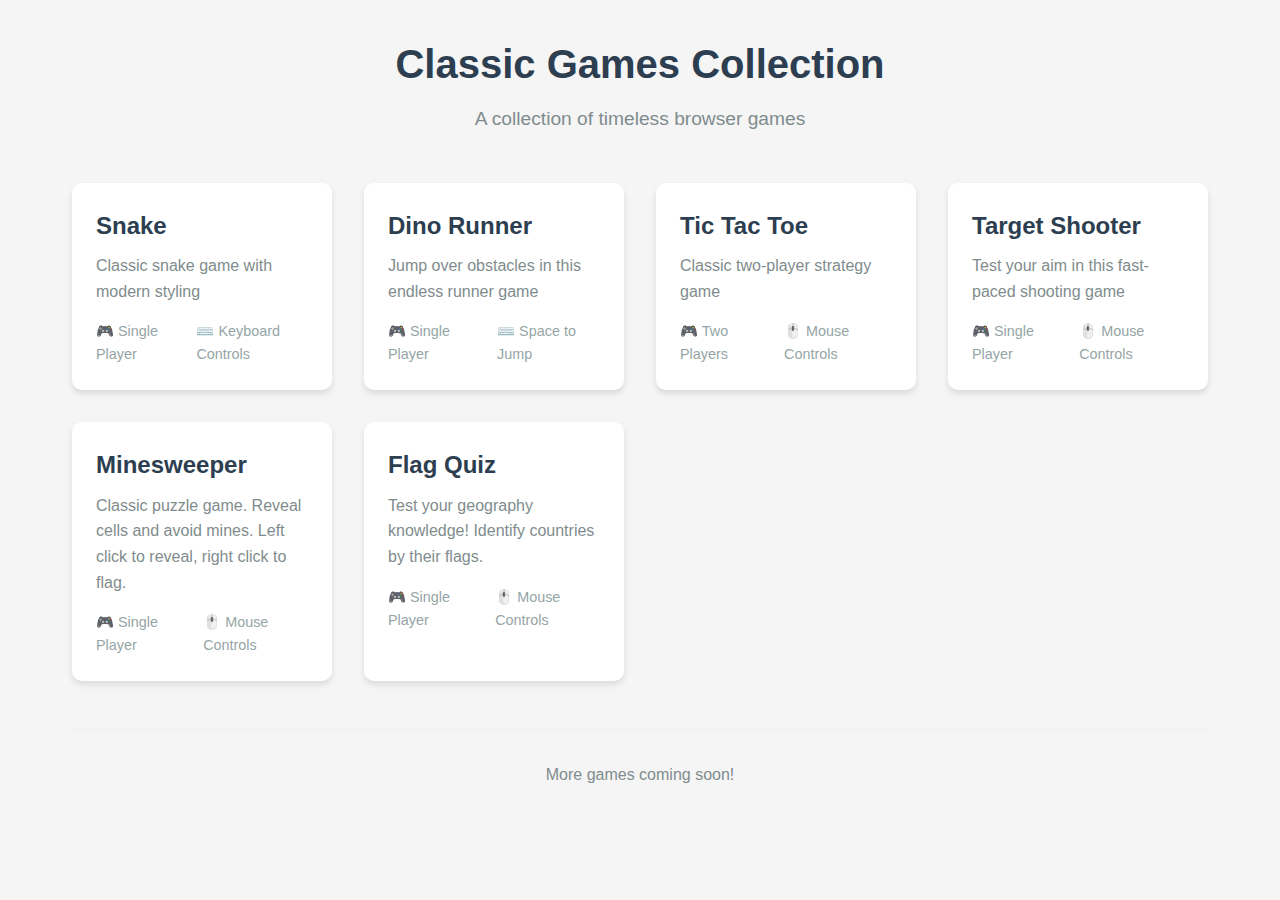
<file: games-collection/index.html>
<!DOCTYPE html>
<html lang="en">
<head>
    <meta charset="UTF-8">
    <meta name="viewport" content="width=device-width, initial-scale=1.0">
    <title>Classic Games Collection</title>
    <link rel="stylesheet" href="style.css">
</head>
<body>
    <div class="container">
        <header>
            <h1>Classic Games Collection</h1>
            <p class="subtitle">A collection of timeless browser games</p>
        </header>

        <main class="games-grid">
            <a href="snake/index.html" class="game-card">
                <div class="game-info">
                    <h2>Snake</h2>
                    <p>Classic snake game with modern styling</p>
                    <div class="game-stats">
                        <span>🎮 Single Player</span>
                        <span>⌨️ Keyboard Controls</span>
                    </div>
                </div>
            </a>
            <a href="dino/index.html" class="game-card">
                <div class="game-info">
                    <h2>Dino Runner</h2>
                    <p>Jump over obstacles in this endless runner game</p>
                    <div class="game-stats">
                        <span>🎮 Single Player</span>
                        <span>⌨️ Space to Jump</span>
                    </div>
                </div>
            </a>
            <a href="tic-tac-toe/index.html" class="game-card">
                <div class="game-info">
                    <h2>Tic Tac Toe</h2>
                    <p>Classic two-player strategy game</p>
                    <div class="game-stats">
                        <span>🎮 Two Players</span>
                        <span>🖱️ Mouse Controls</span>
                    </div>
                </div>
            </a>
            <a href="target-shooter/index.html" class="game-card">
                <div class="game-info">
                    <h2>Target Shooter</h2>
                    <p>Test your aim in this fast-paced shooting game</p>
                    <div class="game-stats">
                        <span>🎮 Single Player</span>
                        <span>🖱️ Mouse Controls</span>
                    </div>
                </div>
            </a>
            <a href="minesweeper/index.html" class="game-card">
                <div class="game-info">
                    <h2>Minesweeper</h2>
                    <p>Classic puzzle game. Reveal cells and avoid mines. Left click to reveal, right click to flag.</p>
                    <div class="game-stats">
                        <span>🎮 Single Player</span>
                        <span>🖱️ Mouse Controls</span>
                    </div>
                </div>
            </a>
            <a href="flag-quiz/index.html" class="game-card">
                <div class="game-info">
                    <h2>Flag Quiz</h2>
                    <p>Test your geography knowledge! Identify countries by their flags.</p>
                    <div class="game-stats">
                        <span>🎮 Single Player</span>
                        <span>🖱️ Mouse Controls</span>
                    </div>
                </div>
            </a>
        </main>

        <footer>
            <p>More games coming soon!</p>
        </footer>
    </div>
</body>
</html>
</file>
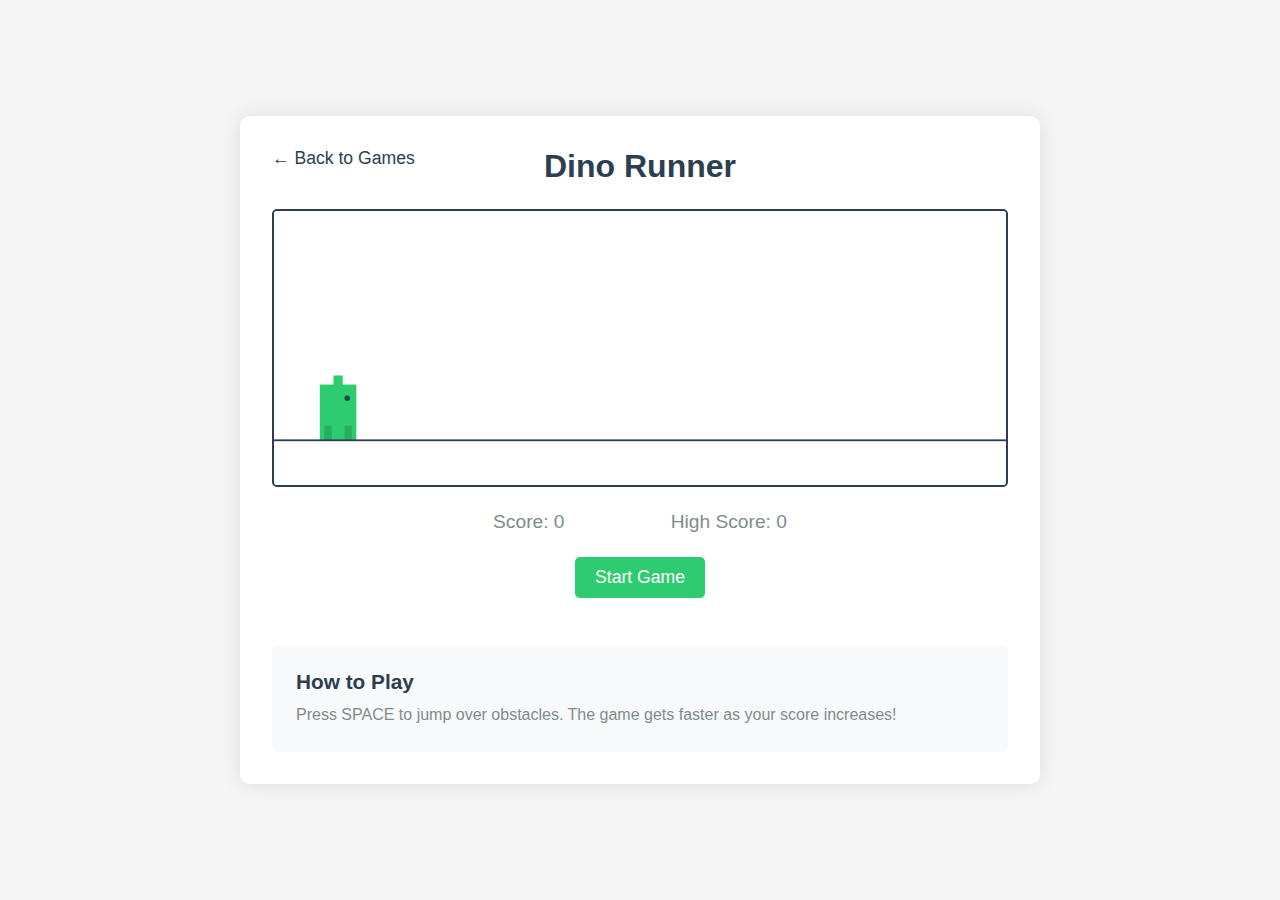
<file: games-collection/dino/index.html>
<!DOCTYPE html>
<html lang="en">
<head>
    <meta charset="UTF-8">
    <meta name="viewport" content="width=device-width, initial-scale=1.0">
    <title>Dino Runner - Classic Games Collection</title>
    <link rel="stylesheet" href="style.css">
</head>
<body>
    <div class="game-container">
        <div class="game-header">
            <a href="../index.html" class="back-button">← Back to Games</a>
            <h1>Dino Runner</h1>
        </div>
        <div class="game-area">
            <canvas id="gameCanvas"></canvas>
            <div class="score-container">
                <p>Score: <span id="score">0</span></p>
                <p>High Score: <span id="highScore">0</span></p>
            </div>
            <button id="startButton">Start Game</button>
        </div>
        <div class="game-instructions">
            <h2>How to Play</h2>
            <p>Press SPACE to jump over obstacles. The game gets faster as your score increases!</p>
        </div>
    </div>
    <script src="script.js"></script>
</body>
</html>
</file>
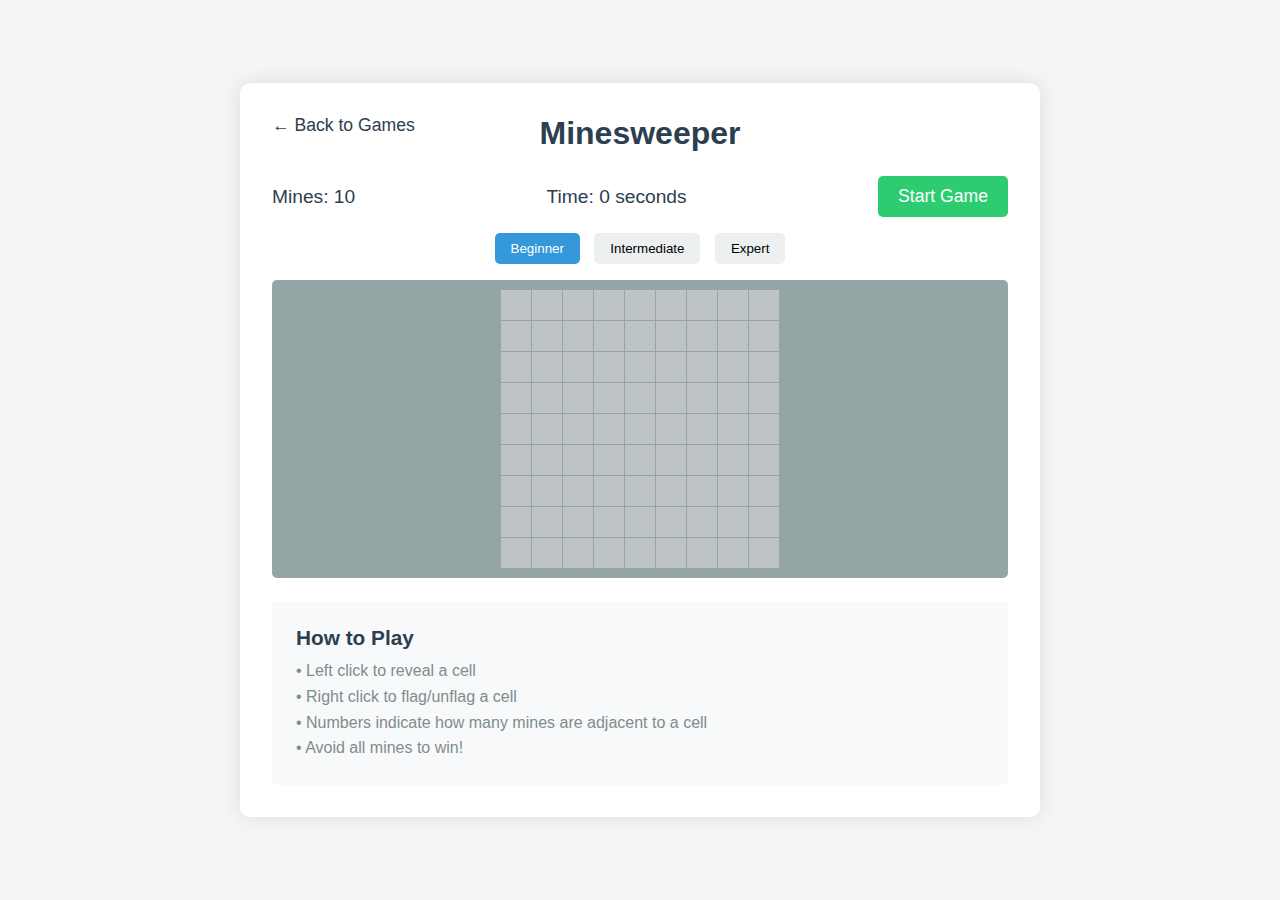
<file: games-collection/minesweeper/index.html>
<!DOCTYPE html>
<html lang="en">
<head>
    <meta charset="UTF-8">
    <meta name="viewport" content="width=device-width, initial-scale=1.0">
    <title>Minesweeper - Games Collection</title>
    <link rel="stylesheet" href="style.css">
</head>
<body>
    <div class="game-container">
        <div class="game-header">
            <a href="../index.html" class="back-button">← Back to Games</a>
            <h1>Minesweeper</h1>
        </div>
        
        <div class="game-area">
            <div class="game-controls">
                <div class="mine-count">Mines: <span id="mineCount">10</span></div>
                <div class="timer">Time: <span id="timer">0</span></div>
                <button id="startButton">Start Game</button>
            </div>
            
            <div class="difficulty-selector">
                <button class="difficulty-btn active" data-difficulty="beginner">Beginner</button>
                <button class="difficulty-btn" data-difficulty="intermediate">Intermediate</button>
                <button class="difficulty-btn" data-difficulty="expert">Expert</button>
            </div>

            <div id="gameBoard"></div>
            <button id="newGameButton">New Game</button>
        </div>

        <div class="game-instructions">
            <h2>How to Play</h2>
            <p>• Left click to reveal a cell</p>
            <p>• Right click to flag/unflag a cell</p>
            <p>• Numbers indicate how many mines are adjacent to a cell</p>
            <p>• Avoid all mines to win!</p>
        </div>
    </div>
    <script src="script.js"></script>
</body>
</html>
</file>
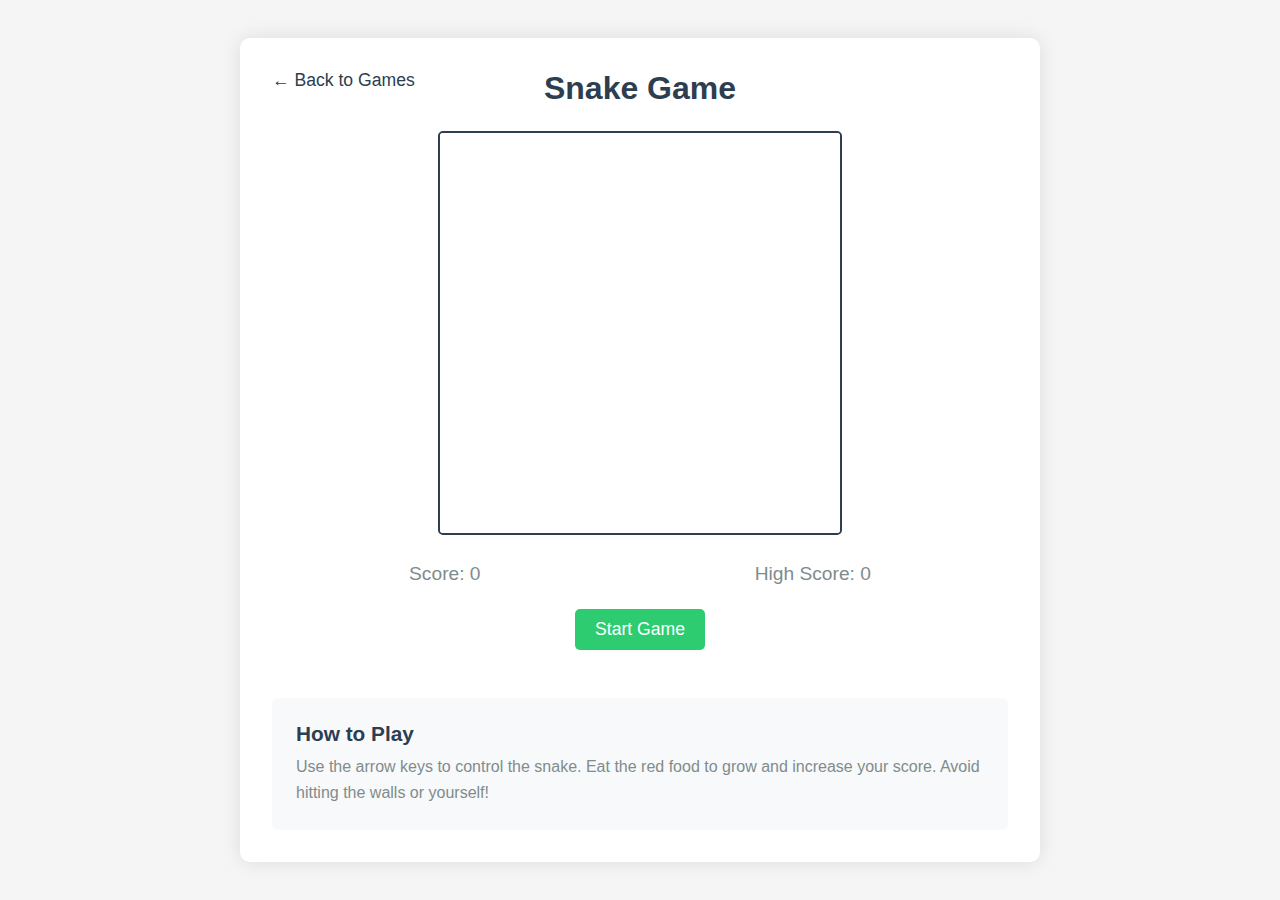
<file: games-collection/snake/index.html>
<!DOCTYPE html>
<html lang="en">
<head>
    <meta charset="UTF-8">
    <meta name="viewport" content="width=device-width, initial-scale=1.0">
    <title>Snake Game - Classic Games Collection</title>
    <link rel="stylesheet" href="style.css">
</head>
<body>
    <div class="game-container">
        <div class="game-header">
            <a href="../index.html" class="back-button">← Back to Games</a>
            <h1>Snake Game</h1>
        </div>
        <canvas id="gameCanvas"></canvas>
        <div class="score-container">
            <p>Score: <span id="score">0</span></p>
            <p>High Score: <span id="highScore">0</span></p>
        </div>
        <button id="startButton">Start Game</button>
        <div class="game-instructions">
            <h2>How to Play</h2>
            <p>Use the arrow keys to control the snake. Eat the red food to grow and increase your score. Avoid hitting the walls or yourself!</p>
        </div>
    </div>
    <script src="script.js"></script>
</body>
</html>
</file>
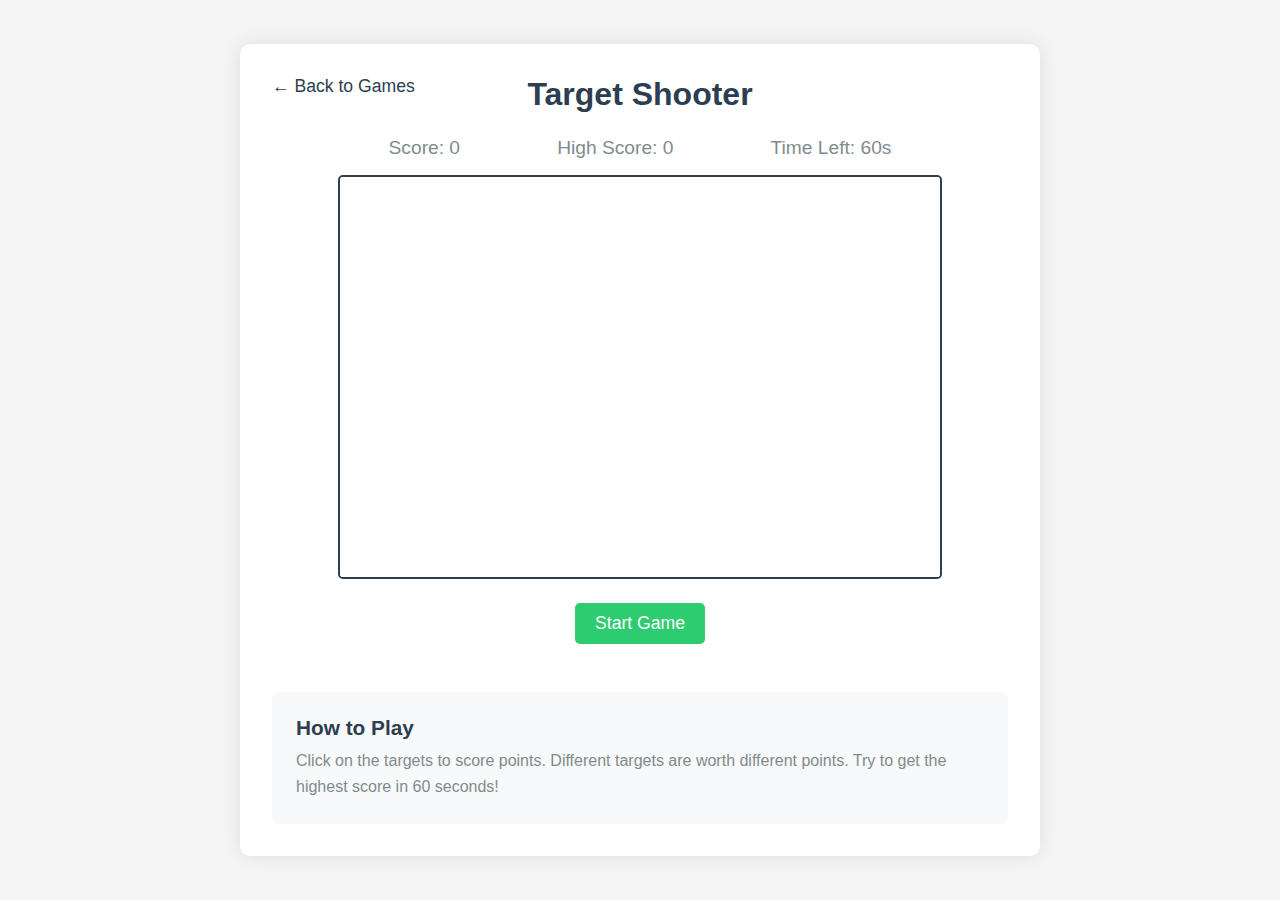
<file: games-collection/target-shooter/index.html>
<!DOCTYPE html>
<html lang="en">
<head>
    <meta charset="UTF-8">
    <meta name="viewport" content="width=device-width, initial-scale=1.0">
    <title>Target Shooter - Classic Games Collection</title>
    <link rel="stylesheet" href="style.css">
</head>
<body>
    <div class="game-container">
        <div class="game-header">
            <a href="../index.html" class="back-button">← Back to Games</a>
            <h1>Target Shooter</h1>
        </div>
        <div class="game-area">
            <div class="score-container">
                <p>Score: <span id="score">0</span></p>
                <p>High Score: <span id="highScore">0</span></p>
                <p>Time Left: <span id="timer">60</span>s</p>
            </div>
            <canvas id="gameCanvas"></canvas>
            <button id="startButton">Start Game</button>
        </div>
        <div class="game-instructions">
            <h2>How to Play</h2>
            <p>Click on the targets to score points. Different targets are worth different points. Try to get the highest score in 60 seconds!</p>
        </div>
    </div>
    <script src="script.js"></script>
</body>
</html>
</file>
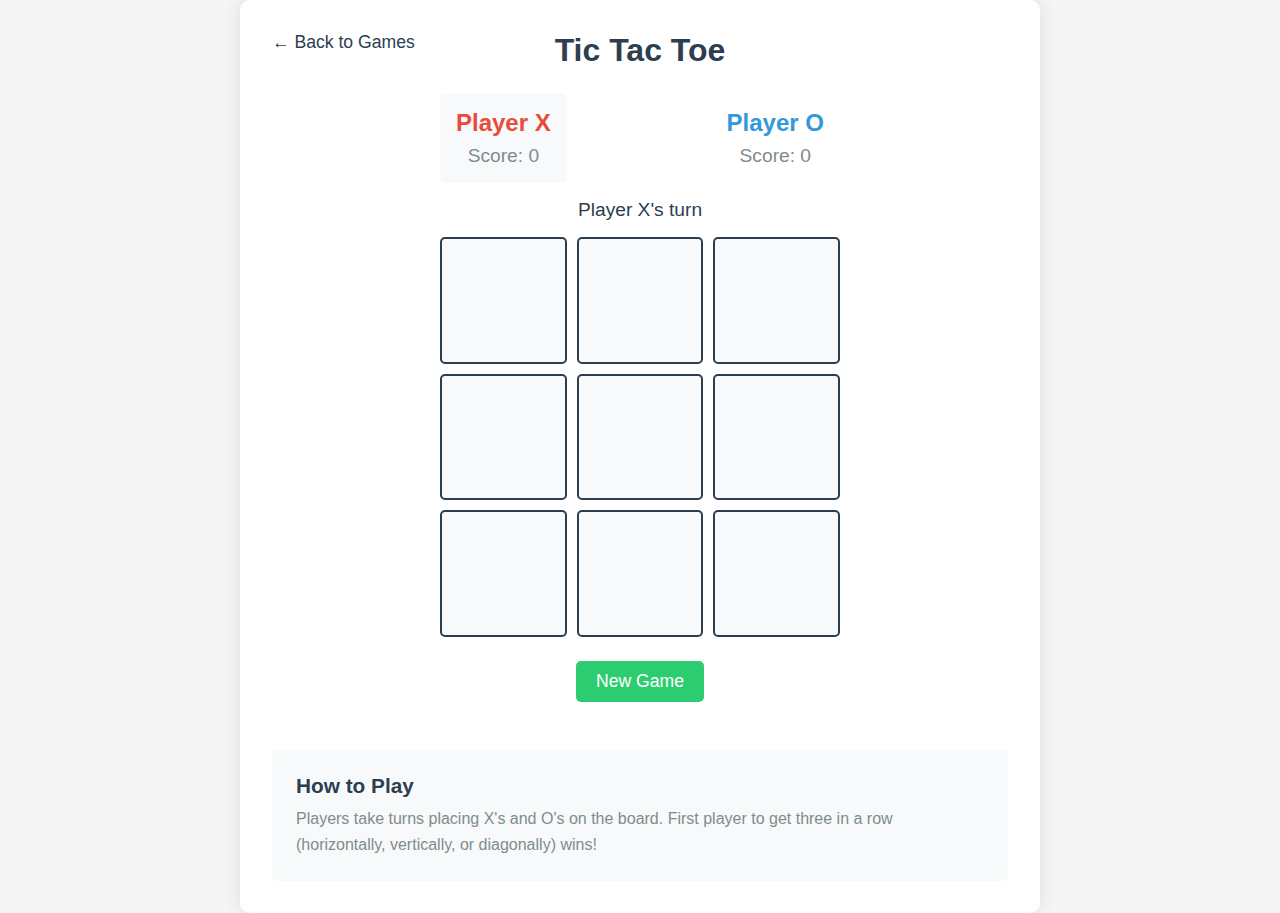
<file: games-collection/tic-tac-toe/index.html>
<!DOCTYPE html>
<html lang="en">
<head>
    <meta charset="UTF-8">
    <meta name="viewport" content="width=device-width, initial-scale=1.0">
    <title>Tic Tac Toe - Classic Games Collection</title>
    <link rel="stylesheet" href="style.css">
</head>
<body>
    <div class="game-container">
        <div class="game-header">
            <a href="../index.html" class="back-button">← Back to Games</a>
            <h1>Tic Tac Toe</h1>
        </div>
        <div class="game-area">
            <div class="player-info">
                <div class="player player-x">
                    <h2>Player X</h2>
                    <div class="score">Score: <span id="scoreX">0</span></div>
                </div>
                <div class="player player-o">
                    <h2>Player O</h2>
                    <div class="score">Score: <span id="scoreO">0</span></div>
                </div>
            </div>
            <div class="game-status">
                <p id="status">Player X's turn</p>
            </div>
            <div class="game-board" id="gameBoard">
                <div class="cell" data-cell></div>
                <div class="cell" data-cell></div>
                <div class="cell" data-cell></div>
                <div class="cell" data-cell></div>
                <div class="cell" data-cell></div>
                <div class="cell" data-cell></div>
                <div class="cell" data-cell></div>
                <div class="cell" data-cell></div>
                <div class="cell" data-cell></div>
            </div>
            <button id="restartButton">New Game</button>
        </div>
        <div class="game-instructions">
            <h2>How to Play</h2>
            <p>Players take turns placing X's and O's on the board. First player to get three in a row (horizontally, vertically, or diagonally) wins!</p>
        </div>
    </div>
    <script src="script.js"></script>
</body>
</html>
</file>
<file: games-collection/style.css>
* {
    margin: 0;
    padding: 0;
    box-sizing: border-box;
}

body {
    font-family: 'Segoe UI', Tahoma, Geneva, Verdana, sans-serif;
    background-color: #f5f5f5;
    color: #333;
    line-height: 1.6;
}

.container {
    max-width: 1200px;
    margin: 0 auto;
    padding: 2rem;
}

header {
    text-align: center;
    margin-bottom: 3rem;
}

h1 {
    font-size: 2.5rem;
    color: #2c3e50;
    margin-bottom: 0.5rem;
}

.subtitle {
    font-size: 1.2rem;
    color: #7f8c8d;
}

.games-grid {
    display: grid;
    grid-template-columns: repeat(auto-fit, minmax(250px, 1fr));
    gap: 2rem;
    margin-bottom: 3rem;
}

.game-card {
    background: white;
    border-radius: 10px;
    overflow: hidden;
    box-shadow: 0 4px 6px rgba(0, 0, 0, 0.1);
    transition: transform 0.3s ease, box-shadow 0.3s ease;
    text-decoration: none;
    color: inherit;
    padding: 1.5rem;
}

.game-card:hover {
    transform: translateY(-5px);
    box-shadow: 0 6px 12px rgba(0, 0, 0, 0.15);
}

.game-info h2 {
    font-size: 1.5rem;
    color: #2c3e50;
    margin-bottom: 0.5rem;
}

.game-info p {
    color: #7f8c8d;
    margin-bottom: 1rem;
}

.game-stats {
    display: flex;
    gap: 1rem;
    font-size: 0.9rem;
    color: #95a5a6;
}

footer {
    text-align: center;
    padding: 2rem 0;
    color: #7f8c8d;
    border-top: 1px solid #ecf0f1;
}

@media (max-width: 768px) {
    .container {
        padding: 1rem;
    }

    h1 {
        font-size: 2rem;
    }

    .games-grid {
        grid-template-columns: 1fr;
    }
}
</file>
<file: games-collection/dino/style.css>
* {
    margin: 0;
    padding: 0;
    box-sizing: border-box;
}

body {
    font-family: 'Segoe UI', Tahoma, Geneva, Verdana, sans-serif;
    background-color: #f5f5f5;
    display: flex;
    justify-content: center;
    align-items: center;
    min-height: 100vh;
    color: #333;
}

.game-container {
    background-color: white;
    padding: 2rem;
    border-radius: 10px;
    box-shadow: 0 0 20px rgba(0, 0, 0, 0.1);
    text-align: center;
    max-width: 800px;
    width: 100%;
}

.game-header {
    margin-bottom: 1.5rem;
    position: relative;
}

.back-button {
    position: absolute;
    left: 0;
    top: 0;
    color: #2c3e50;
    text-decoration: none;
    font-size: 1.1rem;
    transition: color 0.3s;
}

.back-button:hover {
    color: #3498db;
}

h1 {
    color: #2c3e50;
    margin-bottom: 1.5rem;
}

.game-area {
    margin-bottom: 1.5rem;
    display: flex;
    flex-direction: column;
    align-items: center;
}

#gameCanvas {
    border: 2px solid #2c3e50;
    background-color: #fff;
    margin-bottom: 1.5rem;
    border-radius: 5px;
    max-width: 100%;
    height: auto;
}

.score-container {
    display: flex;
    justify-content: space-around;
    margin-bottom: 1.5rem;
    font-size: 1.2rem;
    color: #7f8c8d;
    width: 100%;
    max-width: 400px;
}

#startButton {
    background-color: #2ecc71;
    color: white;
    border: none;
    padding: 10px 20px;
    font-size: 1.1rem;
    border-radius: 5px;
    cursor: pointer;
    transition: background-color 0.3s;
    margin-bottom: 1.5rem;
}

#startButton:hover {
    background-color: #27ae60;
}

.game-instructions {
    text-align: left;
    background-color: #f8f9fa;
    padding: 1.5rem;
    border-radius: 5px;
    margin-top: 1.5rem;
}

.game-instructions h2 {
    color: #2c3e50;
    margin-bottom: 0.5rem;
    font-size: 1.3rem;
}

.game-instructions p {
    color: #7f8c8d;
    line-height: 1.6;
}

@media (max-width: 600px) {
    .game-container {
        padding: 1rem;
        margin: 1rem;
    }

    #gameCanvas {
        width: 100%;
        height: auto;
    }

    .score-container {
        flex-direction: column;
        gap: 0.5rem;
    }
}
</file>
<file: games-collection/minesweeper/style.css>
* {
    margin: 0;
    padding: 0;
    box-sizing: border-box;
}

body {
    font-family: 'Segoe UI', Tahoma, Geneva, Verdana, sans-serif;
    background-color: #f5f5f5;
    display: flex;
    justify-content: center;
    align-items: center;
    min-height: 100vh;
    color: #333;
}

.game-container {
    background-color: white;
    padding: 2rem;
    border-radius: 10px;
    box-shadow: 0 0 20px rgba(0, 0, 0, 0.1);
    text-align: center;
    max-width: 800px;
    width: 100%;
}

.game-header {
    margin-bottom: 1.5rem;
    position: relative;
}

.back-button {
    position: absolute;
    left: 0;
    top: 0;
    color: #2c3e50;
    text-decoration: none;
    font-size: 1.1rem;
    transition: color 0.3s;
}

.back-button:hover {
    color: #3498db;
}

h1 {
    color: #2c3e50;
    margin-bottom: 1.5rem;
}

.game-controls {
    display: flex;
    justify-content: space-between;
    align-items: center;
    margin-bottom: 1rem;
    font-size: 1.2rem;
    color: #2c3e50;
}

.difficulty-selector {
    margin-bottom: 1rem;
}

.difficulty-btn {
    background-color: #ecf0f1;
    border: none;
    padding: 8px 16px;
    margin: 0 5px;
    border-radius: 5px;
    cursor: pointer;
    transition: all 0.3s;
}

.difficulty-btn.active {
    background-color: #3498db;
    color: white;
}

#gameBoard {
    display: grid;
    gap: 1px;
    background-color: #95a5a6;
    padding: 10px;
    border-radius: 5px;
    margin-bottom: 1rem;
    justify-content: center;
    max-width: 100%;
    overflow-x: auto;
}

.cell {
    width: 30px;
    height: 30px;
    background-color: #bdc3c7;
    border: none;
    display: flex;
    justify-content: center;
    align-items: center;
    cursor: pointer;
    font-weight: bold;
    user-select: none;
    transition: background-color 0.2s;
    min-width: 30px;
}

.cell:hover {
    background-color: #95a5a6;
}

.cell.revealed {
    background-color: #ecf0f1;
    border: 1px solid #bdc3c7;
}

.cell.mine {
    background-color: #e74c3c;
}

.cell.flagged {
    background-color: #f1c40f;
}

#startButton {
    background-color: #2ecc71;
    color: white;
    border: none;
    padding: 10px 20px;
    font-size: 1.1rem;
    border-radius: 5px;
    cursor: pointer;
    transition: background-color 0.3s;
}

#startButton:hover {
    background-color: #27ae60;
}

.game-instructions {
    text-align: left;
    background-color: #f8f9fa;
    padding: 1.5rem;
    border-radius: 5px;
    margin-top: 1.5rem;
}

.game-instructions h2 {
    color: #2c3e50;
    margin-bottom: 0.5rem;
    font-size: 1.3rem;
}

.game-instructions p {
    color: #7f8c8d;
    line-height: 1.6;
}

@media (max-width: 800px) {
    .cell {
        width: 25px;
        height: 25px;
        min-width: 25px;
        font-size: 0.8rem;
    }
}

@media (max-width: 600px) {
    .game-container {
        padding: 1rem;
        margin: 1rem;
    }

    .cell {
        width: 20px;
        height: 20px;
        min-width: 20px;
        font-size: 0.7rem;
    }

    .game-controls {
        flex-direction: column;
        gap: 0.5rem;
    }
}

@media (max-width: 400px) {
    .cell {
        width: 18px;
        height: 18px;
        min-width: 18px;
        font-size: 0.6rem;
    }
}

#newGameButton {
    display: none;
    background-color: #3498db;
    color: white;
    border: none;
    padding: 10px 20px;
    font-size: 1.1rem;
    border-radius: 5px;
    cursor: pointer;
    transition: background-color 0.3s;
    margin-top: 1rem;
}

#newGameButton:hover {
    background-color: #2980b9;
}
</file>
<file: games-collection/snake/style.css>
* {
    margin: 0;
    padding: 0;
    box-sizing: border-box;
}

body {
    font-family: 'Segoe UI', Tahoma, Geneva, Verdana, sans-serif;
    background-color: #f5f5f5;
    display: flex;
    justify-content: center;
    align-items: center;
    min-height: 100vh;
    color: #333;
}

.game-container {
    background-color: white;
    padding: 2rem;
    border-radius: 10px;
    box-shadow: 0 0 20px rgba(0, 0, 0, 0.1);
    text-align: center;
    max-width: 800px;
    width: 100%;
}

.game-header {
    margin-bottom: 1.5rem;
    position: relative;
}

.back-button {
    position: absolute;
    left: 0;
    top: 0;
    color: #2c3e50;
    text-decoration: none;
    font-size: 1.1rem;
    transition: color 0.3s;
}

.back-button:hover {
    color: #3498db;
}

h1 {
    color: #2c3e50;
    margin-bottom: 1.5rem;
}

#gameCanvas {
    border: 2px solid #2c3e50;
    background-color: #fff;
    margin-bottom: 1.5rem;
    border-radius: 5px;
}

.score-container {
    display: flex;
    justify-content: space-around;
    margin-bottom: 1.5rem;
    font-size: 1.2rem;
    color: #7f8c8d;
}

#startButton {
    background-color: #2ecc71;
    color: white;
    border: none;
    padding: 10px 20px;
    font-size: 1.1rem;
    border-radius: 5px;
    cursor: pointer;
    transition: background-color 0.3s;
    margin-bottom: 1.5rem;
}

#startButton:hover {
    background-color: #27ae60;
}

.game-instructions {
    text-align: left;
    background-color: #f8f9fa;
    padding: 1.5rem;
    border-radius: 5px;
    margin-top: 1.5rem;
}

.game-instructions h2 {
    color: #2c3e50;
    margin-bottom: 0.5rem;
    font-size: 1.3rem;
}

.game-instructions p {
    color: #7f8c8d;
    line-height: 1.6;
}

@media (max-width: 600px) {
    .game-container {
        padding: 1rem;
        margin: 1rem;
    }

    #gameCanvas {
        width: 100%;
        height: auto;
    }
}
</file>
<file: games-collection/target-shooter/style.css>
* {
    margin: 0;
    padding: 0;
    box-sizing: border-box;
}

body {
    font-family: 'Segoe UI', Tahoma, Geneva, Verdana, sans-serif;
    background-color: #f5f5f5;
    display: flex;
    justify-content: center;
    align-items: center;
    min-height: 100vh;
    color: #333;
}

.game-container {
    background-color: white;
    padding: 2rem;
    border-radius: 10px;
    box-shadow: 0 0 20px rgba(0, 0, 0, 0.1);
    text-align: center;
    max-width: 800px;
    width: 100%;
}

.game-header {
    margin-bottom: 1.5rem;
    position: relative;
}

.back-button {
    position: absolute;
    left: 0;
    top: 0;
    color: #2c3e50;
    text-decoration: none;
    font-size: 1.1rem;
    transition: color 0.3s;
}

.back-button:hover {
    color: #3498db;
}

h1 {
    color: #2c3e50;
    margin-bottom: 1.5rem;
}

.game-area {
    margin-bottom: 1.5rem;
    display: flex;
    flex-direction: column;
    align-items: center;
}

.score-container {
    display: flex;
    justify-content: space-around;
    width: 100%;
    max-width: 600px;
    margin-bottom: 1rem;
    font-size: 1.2rem;
    color: #7f8c8d;
}

#gameCanvas {
    border: 2px solid #2c3e50;
    background-color: #f0f0f0;
    margin-bottom: 1.5rem;
    border-radius: 5px;
    max-width: 100%;
    height: auto;
    cursor: crosshair;
}

#startButton {
    background-color: #2ecc71;
    color: white;
    border: none;
    padding: 10px 20px;
    font-size: 1.1rem;
    border-radius: 5px;
    cursor: pointer;
    transition: background-color 0.3s;
    margin-bottom: 1.5rem;
}

#startButton:hover {
    background-color: #27ae60;
}

.game-instructions {
    text-align: left;
    background-color: #f8f9fa;
    padding: 1.5rem;
    border-radius: 5px;
    margin-top: 1.5rem;
}

.game-instructions h2 {
    color: #2c3e50;
    margin-bottom: 0.5rem;
    font-size: 1.3rem;
}

.game-instructions p {
    color: #7f8c8d;
    line-height: 1.6;
}

@media (max-width: 600px) {
    .game-container {
        padding: 1rem;
        margin: 1rem;
    }

    .score-container {
        flex-direction: column;
        gap: 0.5rem;
    }

    #gameCanvas {
        width: 100%;
        height: auto;
    }
}
</file>
<file: games-collection/tic-tac-toe/style.css>
* {
    margin: 0;
    padding: 0;
    box-sizing: border-box;
}

body {
    font-family: 'Segoe UI', Tahoma, Geneva, Verdana, sans-serif;
    background-color: #f5f5f5;
    display: flex;
    justify-content: center;
    align-items: center;
    min-height: 100vh;
    color: #333;
}

.game-container {
    background-color: white;
    padding: 2rem;
    border-radius: 10px;
    box-shadow: 0 0 20px rgba(0, 0, 0, 0.1);
    text-align: center;
    max-width: 800px;
    width: 100%;
}

.game-header {
    margin-bottom: 1.5rem;
    position: relative;
}

.back-button {
    position: absolute;
    left: 0;
    top: 0;
    color: #2c3e50;
    text-decoration: none;
    font-size: 1.1rem;
    transition: color 0.3s;
}

.back-button:hover {
    color: #3498db;
}

h1 {
    color: #2c3e50;
    margin-bottom: 1.5rem;
}

.game-area {
    margin-bottom: 1.5rem;
    display: flex;
    flex-direction: column;
    align-items: center;
}

.player-info {
    display: flex;
    justify-content: space-between;
    width: 100%;
    max-width: 400px;
    margin-bottom: 1rem;
}

.player {
    padding: 1rem;
    border-radius: 5px;
    transition: background-color 0.3s;
}

.player.active {
    background-color: #f8f9fa;
}

.player-x h2 {
    color: #e74c3c;
}

.player-o h2 {
    color: #3498db;
}

.score {
    font-size: 1.2rem;
    color: #7f8c8d;
    margin-top: 0.5rem;
}

.game-status {
    margin-bottom: 1rem;
    font-size: 1.2rem;
    color: #2c3e50;
}

.game-board {
    display: grid;
    grid-template-columns: repeat(3, 1fr);
    gap: 10px;
    margin-bottom: 1.5rem;
    max-width: 400px;
    width: 100%;
}

.cell {
    aspect-ratio: 1;
    background-color: #f8f9fa;
    border: 2px solid #2c3e50;
    border-radius: 5px;
    cursor: pointer;
    display: flex;
    justify-content: center;
    align-items: center;
    font-size: 3rem;
    font-weight: bold;
    transition: background-color 0.3s;
}

.cell:hover {
    background-color: #ecf0f1;
}

.cell.x {
    color: #e74c3c;
}

.cell.o {
    color: #3498db;
}

#restartButton {
    background-color: #2ecc71;
    color: white;
    border: none;
    padding: 10px 20px;
    font-size: 1.1rem;
    border-radius: 5px;
    cursor: pointer;
    transition: background-color 0.3s;
    margin-bottom: 1.5rem;
}

#restartButton:hover {
    background-color: #27ae60;
}

.game-instructions {
    text-align: left;
    background-color: #f8f9fa;
    padding: 1.5rem;
    border-radius: 5px;
    margin-top: 1.5rem;
}

.game-instructions h2 {
    color: #2c3e50;
    margin-bottom: 0.5rem;
    font-size: 1.3rem;
}

.game-instructions p {
    color: #7f8c8d;
    line-height: 1.6;
}

@media (max-width: 600px) {
    .game-container {
        padding: 1rem;
        margin: 1rem;
    }

    .game-board {
        max-width: 300px;
    }

    .cell {
        font-size: 2.5rem;
    }
}
</file>
